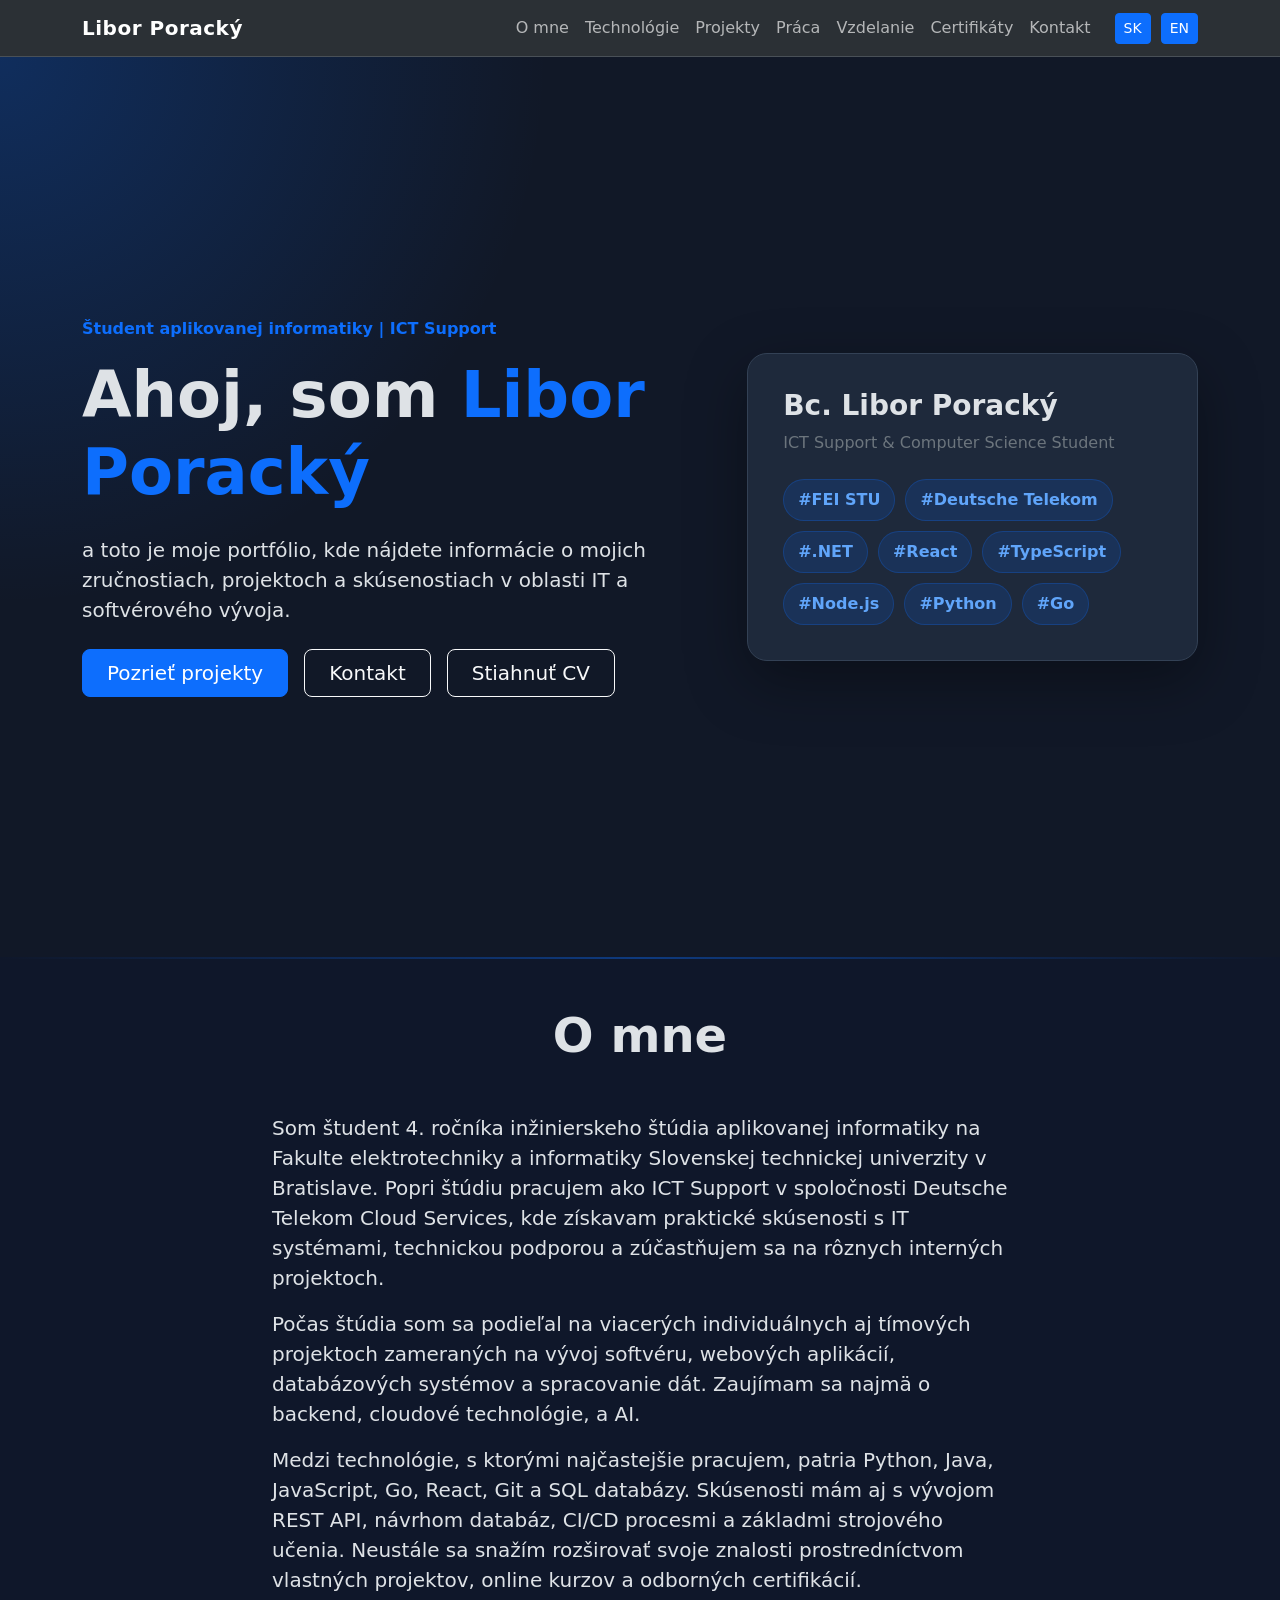
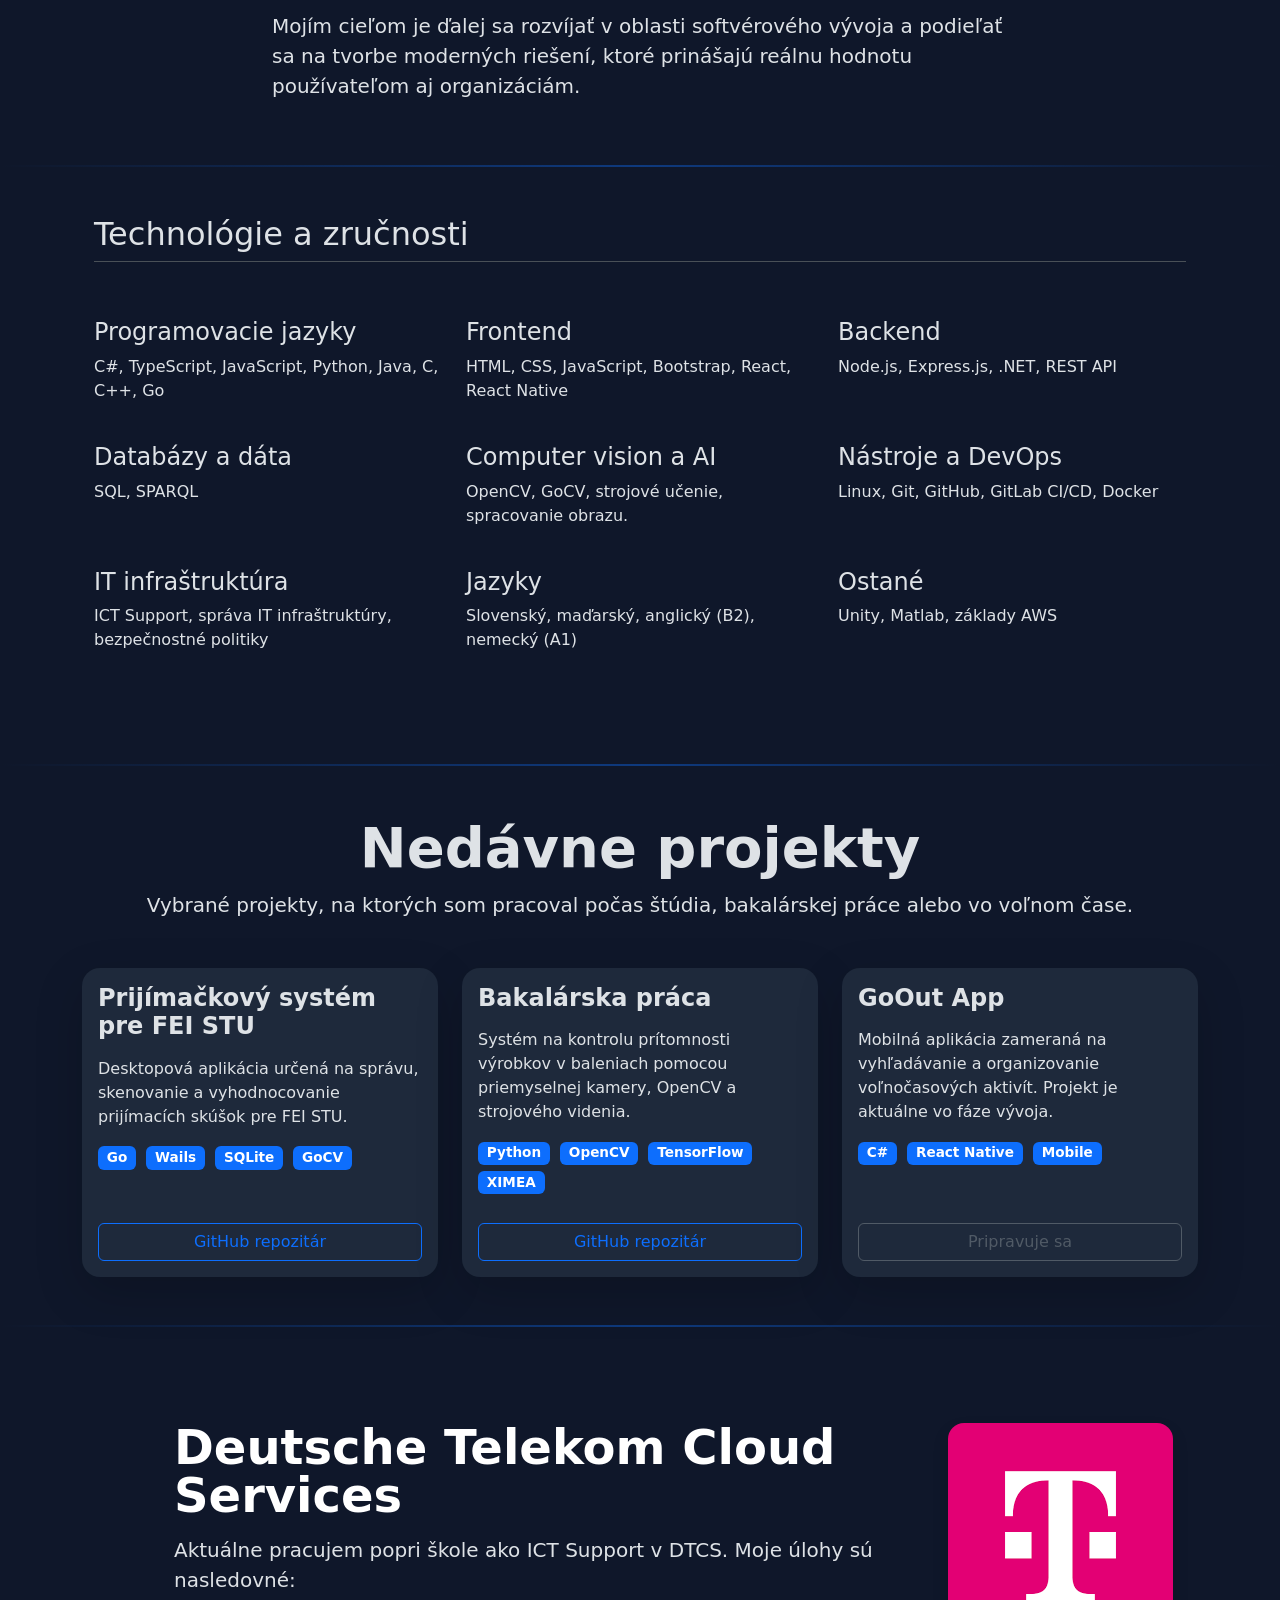
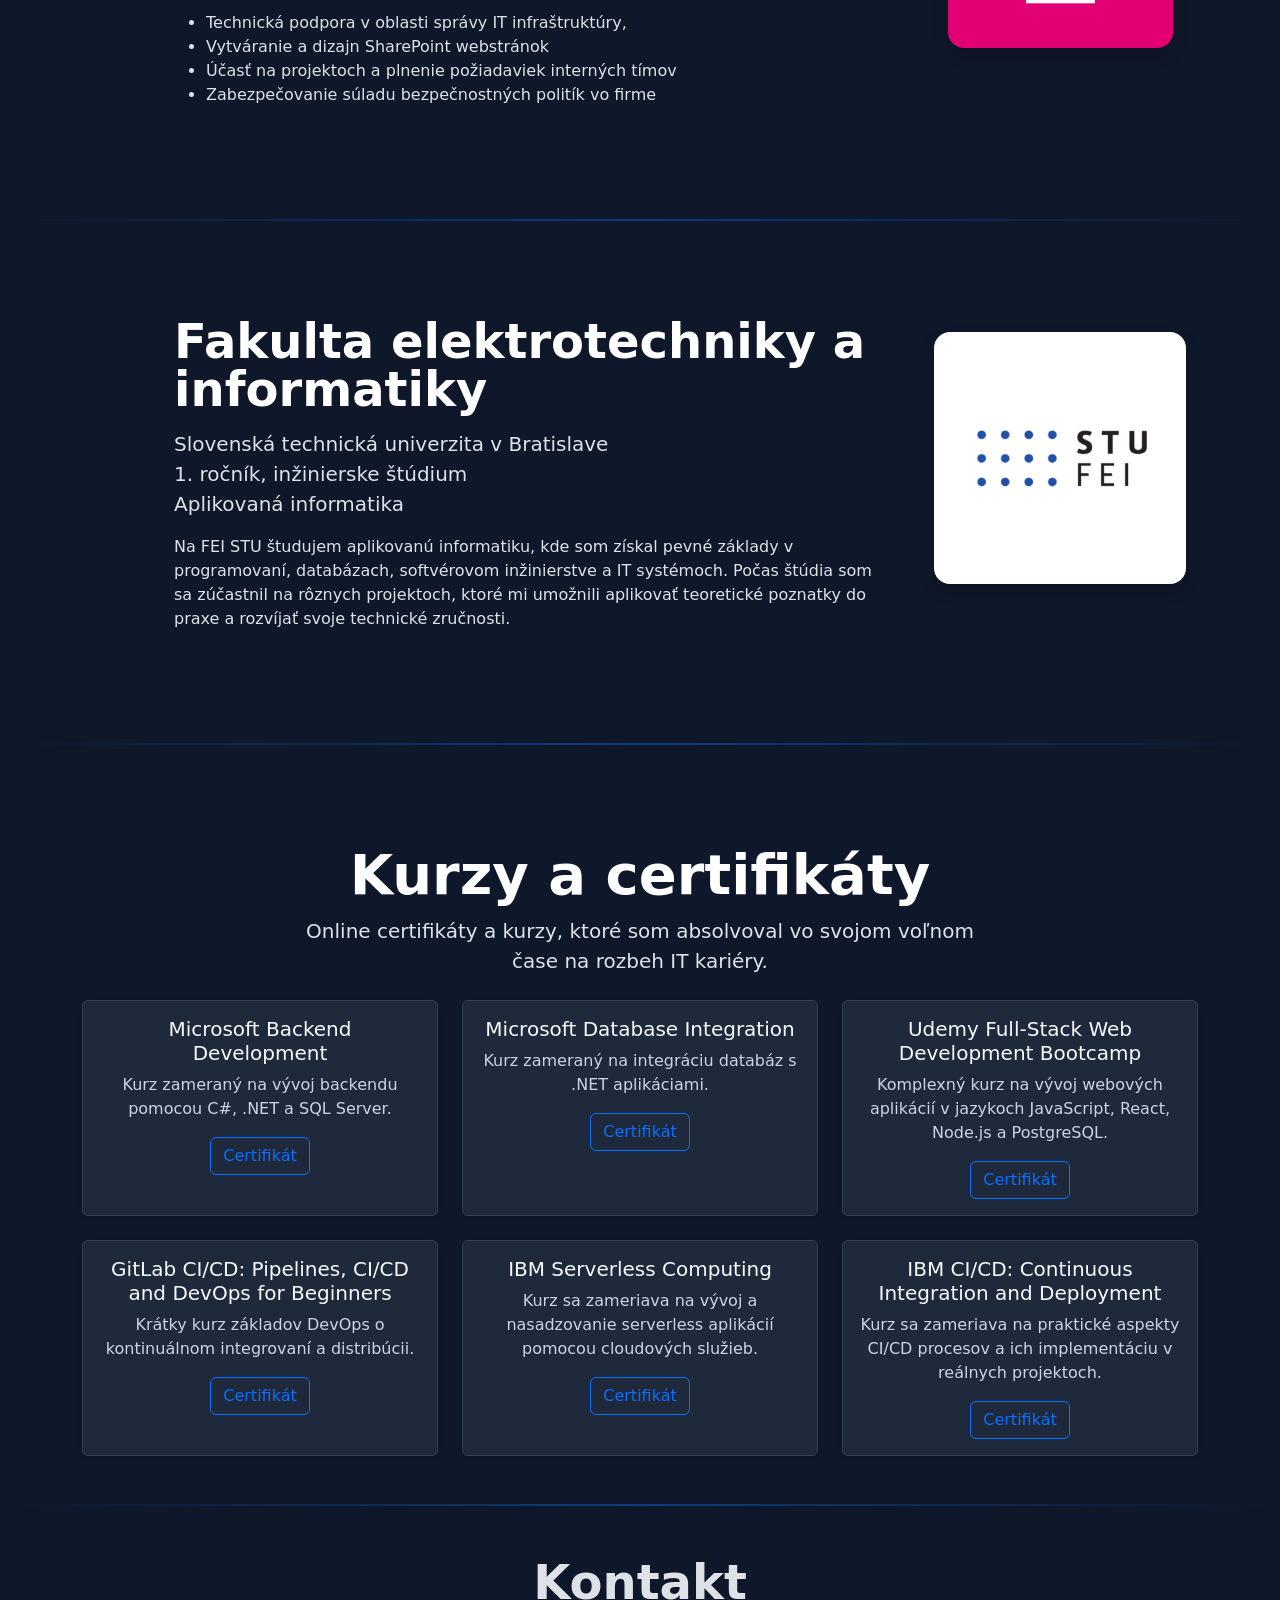
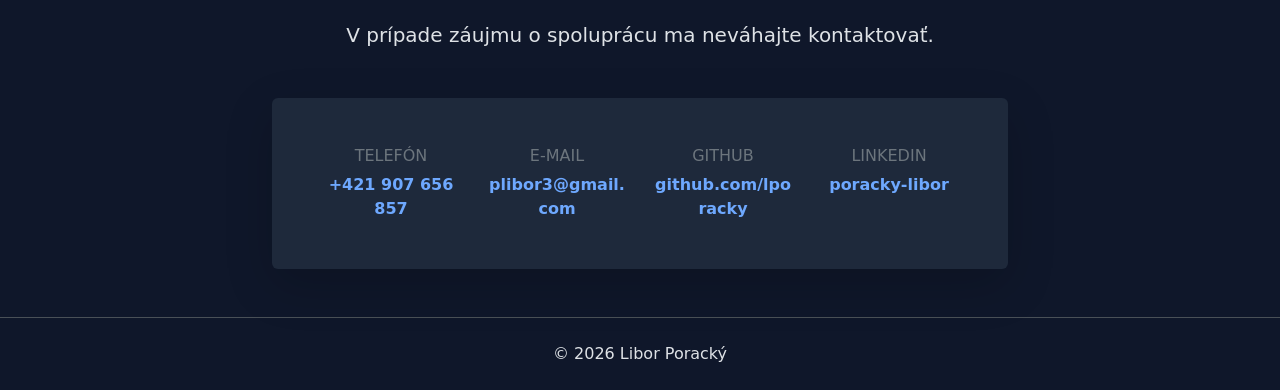
<file: index.html>
<!DOCTYPE html>
<html lang="sk" data-bs-theme="dark">
<head>
    <meta charset="UTF-8">
    <meta name="viewport" content="width=device-width, initial-scale=1.0">
    <title>Libor Poracký | Portfolio</title>

    <link href="https://cdn.jsdelivr.net/npm/bootstrap@5.3.3/dist/css/bootstrap.min.css" rel="stylesheet">
    <link rel="stylesheet" href="style.css">
</head>

<body>

<nav class="navbar navbar-expand-lg bg-body-tertiary border-bottom sticky-top">
    <div class="container">
        <a class="navbar-brand fw-bold" href="#">Libor Poracký</a>
        
        <button class="navbar-toggler" type="button" data-bs-toggle="collapse" data-bs-target="#navbar">
            <span class="navbar-toggler-icon"></span>
        </button>

        

        <div class="collapse navbar-collapse" id="navbar">
            <ul class="navbar-nav ms-auto">
                <li class="nav-item"><a class="nav-link" href="#omne">O mne</a></li>
                <li class="nav-item"><a class="nav-link" href="#skills">Technológie</a></li>
                <li class="nav-item"><a class="nav-link" href="#projekty">Projekty</a></li>
                <li class="nav-item"><a class="nav-link" href="#praca">Práca</a></li>
                <li class="nav-item"><a class="nav-link" href="#vzdelanie">Vzdelanie</a></li>
                <li class="nav-item"><a class="nav-link" href="#certifikaty">Certifikáty</a></li>
                <li class="nav-item"><a class="nav-link" href="#kontakt">Kontakt</a></li>
            </ul>
            <div class="language-switch ms-lg-3">
    <a href="index.html" class="btn btn-primary btn-sm">
        SK
    </a>

    <a href="en.html" class="btn btn-primary btn-sm">
        EN
    </a>
</div>
        </div>
    </div>
</nav>

<main>


    <!-- HERO -->
<section class="hero-section">
    <div class="container">
        <div class="row align-items-center min-vh-100 py-5">

            <div class="col-lg-7">
                <p class="text-primary fw-bold mb-3">Študent aplikovanej informatiky | ICT Support</p>

                <h1 class="display-3 fw-bold mb-4">
                    Ahoj, som <span class="text-primary">Libor Poracký</span>
                </h1>

                <p class="lead mb-4">
                    a toto je moje portfólio, kde nájdete informácie o mojich zručnostiach, projektoch a skúsenostiach v oblasti IT a softvérového vývoja.
                </p>

                <div class="d-flex flex-wrap gap-3">
                    <a href="#projekty" class="btn btn-primary btn-lg px-4">Pozrieť projekty</a>
                    <a href="#kontakt" class="btn btn-outline-light btn-lg px-4">Kontakt</a>
                    <a href="assets/Poracky_CV_SK.pdf" target="_blank" class="btn btn-outline-light btn-lg px-4">
                        Stiahnuť CV
                    </a>
                </div>
            </div>

            <div class="col-lg-5 mt-5 mt-lg-0">
                <div class="hero-card">
                    <h3 class="fw-bold">Bc. Libor Poracký</h3>
                    <p class="text-secondary mb-4">ICT Support & Computer Science Student</p>

                    <div class="hero-tags">
                        <span>#FEI STU</span>
                        <span>#Deutsche Telekom</span>
                        <span>#.NET</span>
                        <span>#React</span>
                        <span>#TypeScript</span>
                        <span>#Node.js</span>
                        <span>#Python</span>
                        <span>#Go</span>
                    </div>
                </div>
            </div>

        </div>
    </div>
</section>

    <div class="b-example-divider"></div>


    <!-- O MNE -->
<section id="omne" class="container py-5">

    <div class="row justify-content-center">
        <div class="col-lg-8">

            <div class="text-center mb-5">
                <h2 class="display-5 fw-bold">O mne</h2>
            </div>

            <p class="lead">
                Som študent 4. ročníka inžinierskeho štúdia aplikovanej informatiky
                na Fakulte elektrotechniky a informatiky Slovenskej technickej univerzity
                v Bratislave. Popri štúdiu pracujem ako ICT Support v spoločnosti
                Deutsche Telekom Cloud Services, kde získavam praktické skúsenosti
                s IT systémami, technickou podporou a zúčastňujem sa na rôznych interných projektoch.
            </p>

            <p class="lead">
                Počas štúdia som sa podieľal na viacerých individuálnych aj tímových
                projektoch zameraných na vývoj softvéru, webových aplikácií,
                databázových systémov a spracovanie dát. Zaujímam sa najmä o backend,
                cloudové technológie, a AI.
            </p>

            <p class="lead">
                Medzi technológie, s ktorými najčastejšie pracujem, patria Python,
                Java, JavaScript, Go, React, Git a SQL databázy. Skúsenosti mám
                aj s vývojom REST API, návrhom databáz, CI/CD procesmi a základmi
                strojového učenia. Neustále sa snažím rozširovať svoje znalosti
                prostredníctvom vlastných projektov, online kurzov a odborných certifikácií.
            </p>

            <p class="lead">
                Mojím cieľom je ďalej sa rozvíjať v oblasti softvérového vývoja
                a podieľať sa na tvorbe moderných riešení, ktoré prinášajú reálnu
                hodnotu používateľom aj organizáciám.
            </p>

        </div>
    </div>

</section>

    <div class="b-example-divider"></div>

        <!-- SKILLS -->
    <section id="skills" class="container px-4 py-5">
        <h2 class="pb-2 border-bottom">Technológie a zručnosti</h2>

        <div class="row g-4 py-5 row-cols-1 row-cols-md-2 row-cols-lg-3">

            <div class="col">
                <h3 class="fs-4">Programovacie jazyky</h3>
                <p>C#, TypeScript, JavaScript, Python, Java, C, C++, Go</p>
            </div>

            <div class="col">
                <h3 class="fs-4">Frontend</h3>
                <p>HTML, CSS, JavaScript, Bootstrap, React, React Native</p>
            </div>

            <div class="col">
                <h3 class="fs-4">Backend</h3>
                <p>Node.js, Express.js,  .NET, REST API</p>
            </div>

            <div class="col">
                <h3 class="fs-4">Databázy a dáta</h3>
                <p>SQL, SPARQL</p>
            </div>

            <div class="col">
                <h3 class="fs-4">Computer vision a AI</h3>
                <p>OpenCV, GoCV, strojové učenie, spracovanie obrazu.</p>
            </div>

            <div class="col">
                <h3 class="fs-4">Nástroje a DevOps</h3>
                <p>Linux, Git, GitHub, GitLab CI/CD, Docker</p>
            </div>

            <div class="col">
                <h3 class="fs-4">IT infraštruktúra</h3>
                <p>ICT Support, správa IT infraštruktúry, bezpečnostné politiky</p>
            </div>

            <div class="col">
                <h3 class="fs-4">Jazyky</h3>
                <p>Slovenský, maďarský, anglický (B2), nemecký (A1)</p>
            </div>

            <div class="col">
                <h3 class="fs-4">Ostané</h3>
                <p>Unity, Matlab, základy AWS</p>
            </div>

        </div>
    </section>

    <div class="b-example-divider"></div>

<!-- PROJEKTY -->
    <section id="projekty" class="container py-5">

    <div class="text-center mb-5">
        <h2 class="display-4 fw-bold">Nedávne projekty</h2>

        <p class="lead">
            Vybrané projekty, na ktorých som pracoval počas štúdia,
            bakalárskej práce alebo vo voľnom čase.
        </p>
    </div>

    <div class="row g-4">

        <!-- Projekt 1 -->
        <div class="col-lg-4">
            <div class="card h-100 border-0 shadow-lg">

                <div class="card-body d-flex flex-column">

                    <h4 class="fw-bold mb-3">
                        Prijímačkový systém pre FEI STU
                    </h4>

                    <p>
                        Desktopová aplikácia určená na správu,
                        skenovanie a vyhodnocovanie prijímacích
                        skúšok pre FEI STU.
                    </p>

                    <div class="mb-4">
                        <span class="badge bg-primary">Go</span>
                        <span class="badge bg-primary">Wails</span>
                        <span class="badge bg-primary">SQLite</span>
                        <span class="badge bg-primary">GoCV</span>
                    </div>

                    <div class="mt-auto">
                        <a href="https://github.com/lporacky/ScanEvalApp"
                           target="_blank"
                           class="btn btn-outline-primary w-100">
                            GitHub repozitár
                        </a>
                    </div>

                </div>
            </div>
        </div>

        <!-- Projekt 2 -->
        <div class="col-lg-4">
            <div class="card h-100 border-0 shadow-lg">

                <div class="card-body d-flex flex-column">

                    <h4 class="fw-bold mb-3">
                        Bakalárska práca
                    </h4>

                    <p>
                        Systém na kontrolu prítomnosti výrobkov
                        v baleniach pomocou priemyselnej kamery,
                        OpenCV a strojového videnia.
                    </p>

                    <div class="mb-4">
                        <span class="badge bg-primary">Python</span>
                        <span class="badge bg-primary">OpenCV</span>
                        <span class="badge bg-primary">TensorFlow</span>
                        <span class="badge bg-primary">XIMEA</span>
                    </div>

                    <div class="mt-auto">
                        <a href="https://github.com/lporacky/bp"
                           target="_blank"
                           class="btn btn-outline-primary w-100">
                            GitHub repozitár
                        </a>
                    </div>

                </div>
            </div>
        </div>

        <!-- Projekt 3 -->
        <div class="col-lg-4">
            <div class="card h-100 border-0 shadow-lg">

                <div class="card-body d-flex flex-column">

                    <h4 class="fw-bold mb-3">
                        GoOut App
                    </h4>

                    <p>
                        Mobilná aplikácia zameraná na vyhľadávanie
                        a organizovanie voľnočasových aktivít.
                        Projekt je aktuálne vo fáze vývoja.
                    </p>

                    <div class="mb-4">
                        <span class="badge bg-primary">C#</span>
                        <span class="badge bg-primary">React Native</span>
                        <span class="badge bg-primary">Mobile</span>
                    </div>

                    <div class="mt-auto">
                        <button class="btn btn-outline-secondary w-100" disabled>
                            Pripravuje sa
                        </button>
                    </div>

                </div>
            </div>
        </div>

    </div>

</section>

    <div class="b-example-divider"></div>

<!-- PRACA -->
    <section id="praca" class="container col-xxl-8 px-4 py-5">
        <div class="row flex-lg-row-reverse align-items-center g-5 py-5">
            <div class="profile-photo col-10 col-sm-8 col-lg-6">
                <img src="assets/dtcs.png" class="d-block mx-lg-auto img-fluid rounded-4 shadow"
                     alt="Profilová fotografia">
            </div>

            <div class="col-lg-8">
                <h2 class="display-5 fw-bold text-body-emphasis lh-1 mb-3">Deutsche Telekom Cloud Services</h2>

                <p class="lead">
                    Aktuálne pracujem popri škole ako ICT Support v DTCS. Moje úlohy sú nasledovné:
                </p>

                    <ul>
                        <li>Technická podpora v oblasti správy IT infraštruktúry,</li>
                        <li>Vytváranie a dizajn SharePoint webstránok</li>
                        <li>Účasť na projektoch a plnenie požiadaviek interných tímov</li>
                        <li>Zabezpečovanie súladu bezpečnostných politík vo firme</li>
                    </ul>


            </div>
        </div>
    </section>

    <div class="b-example-divider"></div>

    <section id="vzdelanie" class="container col-xxl-8 px-4 py-5">
        <div class="row flex-lg-row-reverse align-items-center g-5 py-5">
            <div class="profile-photo col-10 col-sm-8 col-lg-6">
                <a href="https://www.fei.stuba.sk/" target="_blank" rel="noopener noreferrer">
                    <img src="assets/fei-stu.png" class="d-block mx-lg-auto img-fluid rounded-4 shadow"
                         alt="Profilová fotografia">
                </a>
            </div>

            <div class="col-lg-8">
                <h2 class="display-5 fw-bold text-body-emphasis lh-1 mb-3">Fakulta elektrotechniky a informatiky</h2>

                <p class="lead">
                    Slovenská technická univerzita v Bratislave <br>
                    1. ročník, inžinierske štúdium <br>
                    Aplikovaná informatika
                </p>

                <p>
                    Na FEI STU študujem aplikovanú informatiku, kde som získal pevné základy v programovaní, databázach,
                    softvérovom inžinierstve a IT systémoch. Počas štúdia som sa zúčastnil na rôznych projektoch, 
                    ktoré mi umožnili aplikovať teoretické poznatky do praxe a rozvíjať svoje technické zručnosti. 
                </p>
            </div>
        </div>
    </section>

<div class="b-example-divider"></div>
<!-- CERTIFIKÁTY -->
    <section id="certifikaty" class="px-4 pt-5 my-5 text-center">
        <h2 class="display-4 fw-bold text-body-emphasis">Kurzy a certifikáty</h2>

        <div class="col-lg-7 mx-auto">
            <p class="lead mb-4">
                Online certifikáty a kurzy, ktoré som absolvoval vo svojom voľnom čase
                na rozbeh IT kariéry.
            </p>
        </div>

        <div class="container">
            <div class="row g-4 mb-5">
                <div class="col-md-4">
                    <div class="card h-100 shadow-sm">
                        <div class="card-body">
                            <h5 class="card-title">Microsoft Backend Development</h5>
                            <p class="card-text">
                                Kurz zameraný na vývoj backendu pomocou C#, .NET a SQL Server.
                            </p>
                            <a href="./assets/microsoft-backend-coursera.pdf" class="btn btn-outline-primary">Certifikát</a>
                        </div>
                    </div>
                </div>

                <div class="col-md-4">
                    <div class="card h-100 shadow-sm">
                        <div class="card-body">
                            <h5 class="card-title">Microsoft Database Integration</h5>
                            <p class="card-text">
                                Kurz zameraný na integráciu databáz s .NET aplikáciami.
                            </p>
                            <a href="./assets/microsoft-database-integration-coursera.pdf" class="btn btn-outline-primary">Certifikát</a>
                        </div>
                    </div>
                </div>

                <div class="col-md-4">
                    <div class="card h-100 shadow-sm">
                        <div class="card-body">
                            <h5 class="card-title">Udemy Full-Stack Web Development Bootcamp</h5>
                            <p class="card-text">
                                Komplexný kurz na vývoj webových aplikácií v jazykoch JavaScript, React, Node.js a PostgreSQL.
                            </p>
                            <a href="./assets/udemy-fullstack-bootcamp.pdf" class="btn btn-outline-primary">Certifikát</a>
                        </div>
                    </div>
                </div>

                <div class="col-md-4">
                    <div class="card h-100 shadow-sm">
                        <div class="card-body">
                            <h5 class="card-title">GitLab CI/CD: Pipelines, CI/CD and DevOps for Beginners</h5>
                            <p class="card-text">
                                Krátky kurz základov DevOps o kontinuálnom integrovaní a distribúcii.
                            </p>
                            <a href="./assets/udemy-devops-basics.pdf" class="btn btn-outline-primary">Certifikát</a>
                        </div>
                    </div>
                </div>

                <div class="col-md-4">
                    <div class="card h-100 shadow-sm">
                        <div class="card-body">
                            <h5 class="card-title">IBM Serverless Computing</h5>
                            <p class="card-text">
                                Kurz sa zameriava na vývoj a nasadzovanie serverless aplikácií pomocou cloudových služieb.
                            </p>
                            <a href="./assets/ibm-serverless-coursera.pdf" class="btn btn-outline-primary">Certifikát</a>
                        </div>
                    </div>
                </div>

                <div class="col-md-4">
                    <div class="card h-100 shadow-sm">
                        <div class="card-body">
                            <h5 class="card-title">IBM CI/CD: Continuous Integration and Deployment</h5>
                            <p class="card-text">
                                Kurz sa zameriava na praktické aspekty CI/CD procesov a ich implementáciu v reálnych projektoch.
                            </p>
                            <a href="./assets/ibm-cicd-coursera.pdf" class="btn btn-outline-primary">Certifikát</a>
                        </div>
                    </div>
                </div>
            </div>
        </div>
    </section>

    <div class="b-example-divider"></div>
    

<!-- KONTAKT -->
<section id="kontakt" class="contact-section py-5">
    <div class="container">

        <div class="text-center mb-5">
            <h2 class="display-5 fw-bold">Kontakt</h2>
            <p class="lead">
                V prípade záujmu o spoluprácu ma neváhajte kontaktovať.
            </p>
        </div>

        <div class="row justify-content-center">
            <div class="col-lg-8">

                <div class="card border-0 shadow-lg">
                    <div class="card-body p-5">

                        <div class="row text-center">

                            <div class="col-md-3">
                                <h6 class="text-uppercase text-secondary mb-2">
                                    Telefón
                                </h6>

                                <a href="tel:+421907656857"
                                   class="text-decoration-none fw-semibold">
                                    +421 907 656 857
                                </a>
                            </div>

                            <div class="col-md-3">
                                <h6 class="text-uppercase text-secondary mb-2">
                                    E-mail
                                </h6>

                                <a href="mailto:plibor3@gmail.com"
                                   class="text-decoration-none fw-semibold">
                                    plibor3@gmail.com
                                </a>
                            </div>

                            <div class="col-md-3">
                                <h6 class="text-uppercase text-secondary mb-2">
                                    GitHub
                                </h6>

                                <a href="https://github.com/lporacky"
                                   target="_blank"
                                   class="text-decoration-none fw-semibold">
                                    github.com/lporacky
                                </a>
                            </div>

                            <div class="col-md-3">
                                <h6 class="text-uppercase text-secondary mb-2">
                                    LinkedIn
                                </h6>

                                <a href="https://www.linkedin.com/in/poracky-libor"
                                   target="_blank"
                                   class="text-decoration-none fw-semibold">
                                    poracky-libor
                                </a>
                            </div>

                        </div>

                    </div>
                </div>

            </div>
        </div>

    </div>
</section>

</main>

<footer class="text-center py-4 border-top">
    <p class="mb-0">&copy; 2026 Libor Poracký</p>
</footer>

<script src="https://cdn.jsdelivr.net/npm/bootstrap@5.3.3/dist/js/bootstrap.bundle.min.js"></script>

</body>
</html>
</file>
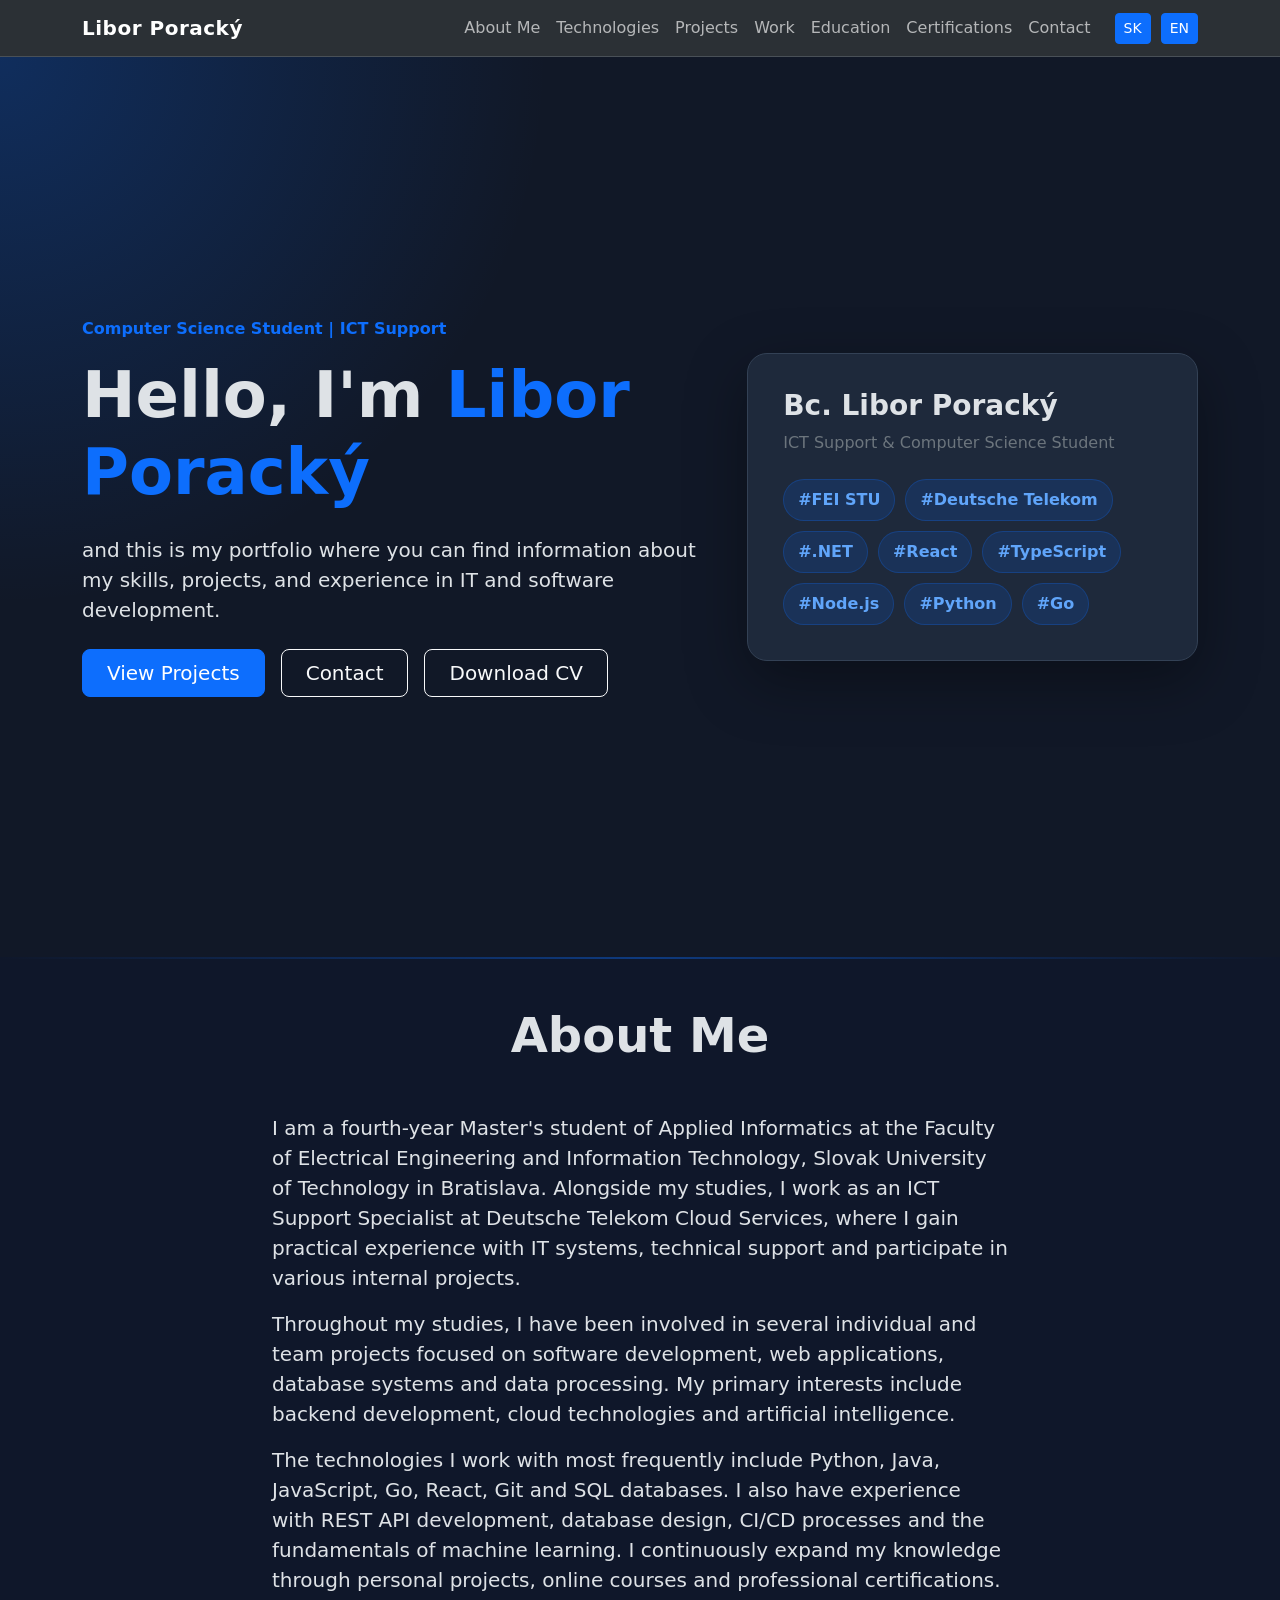
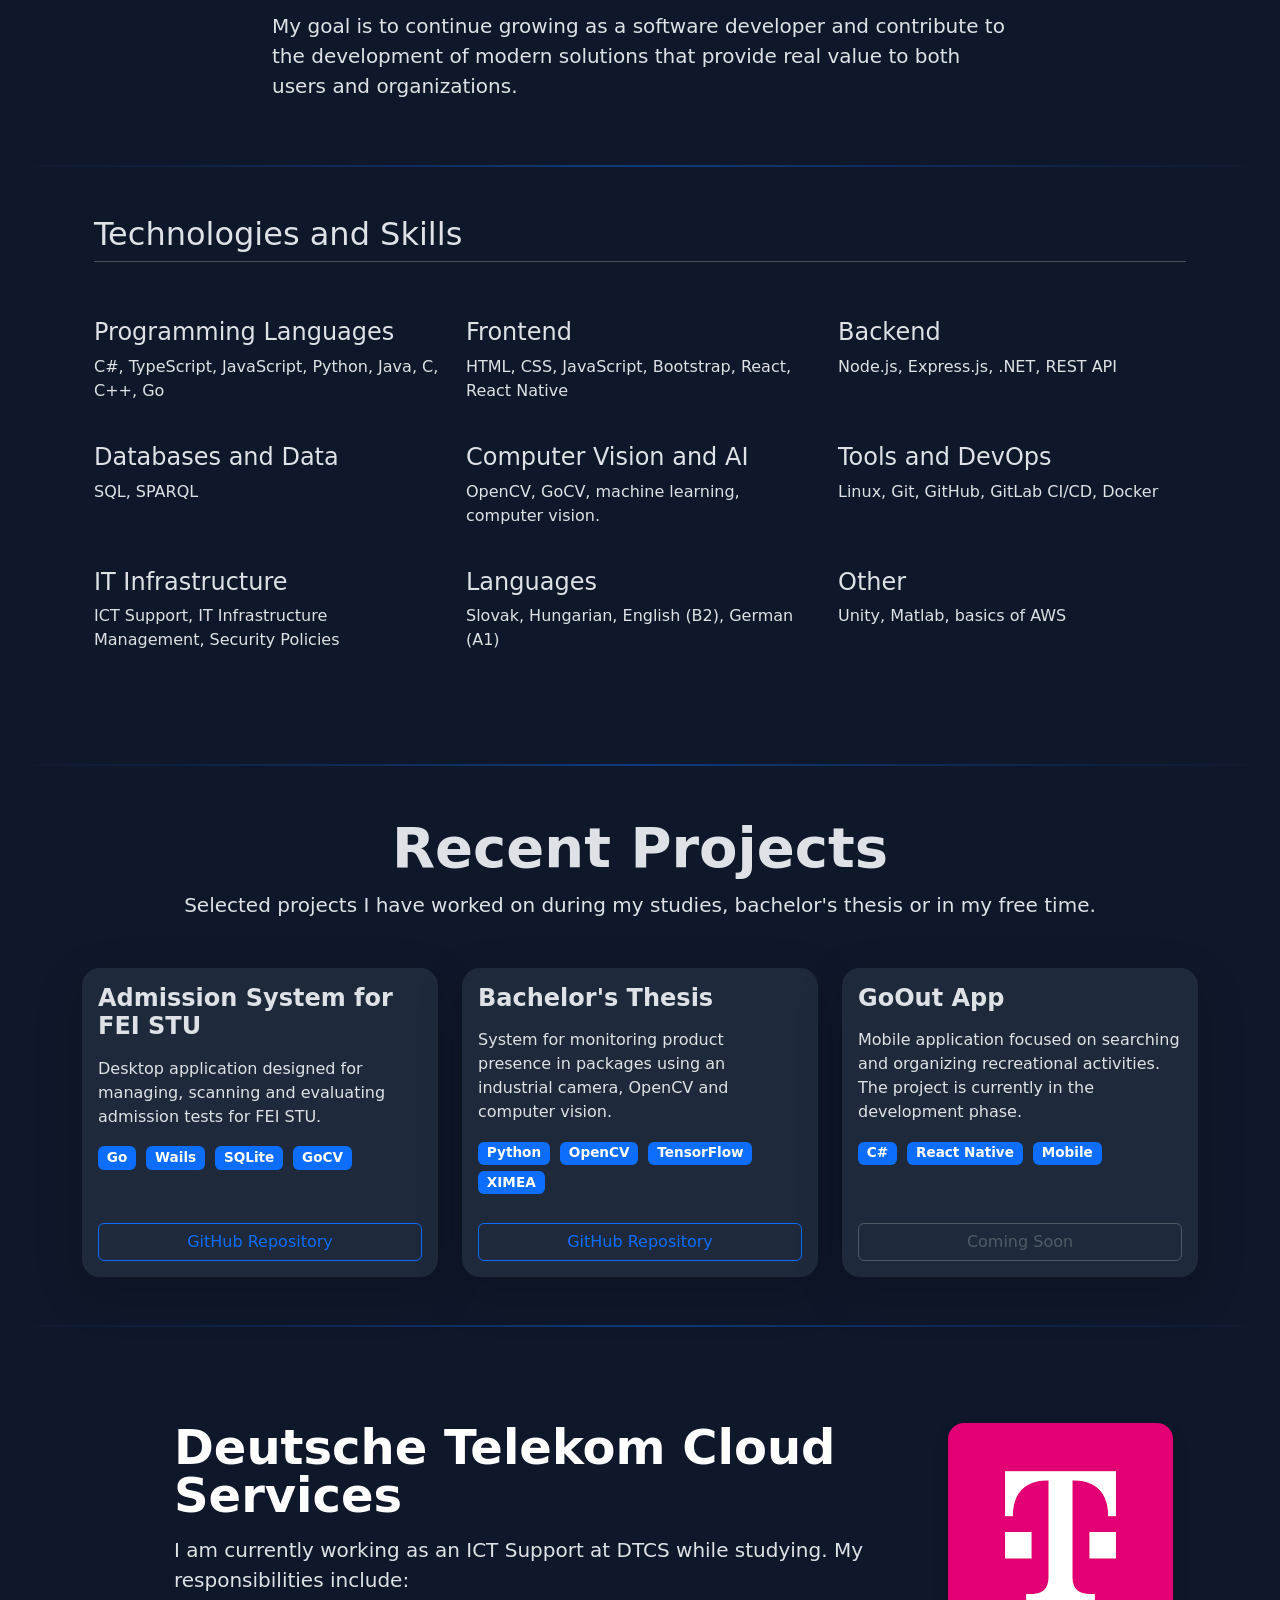
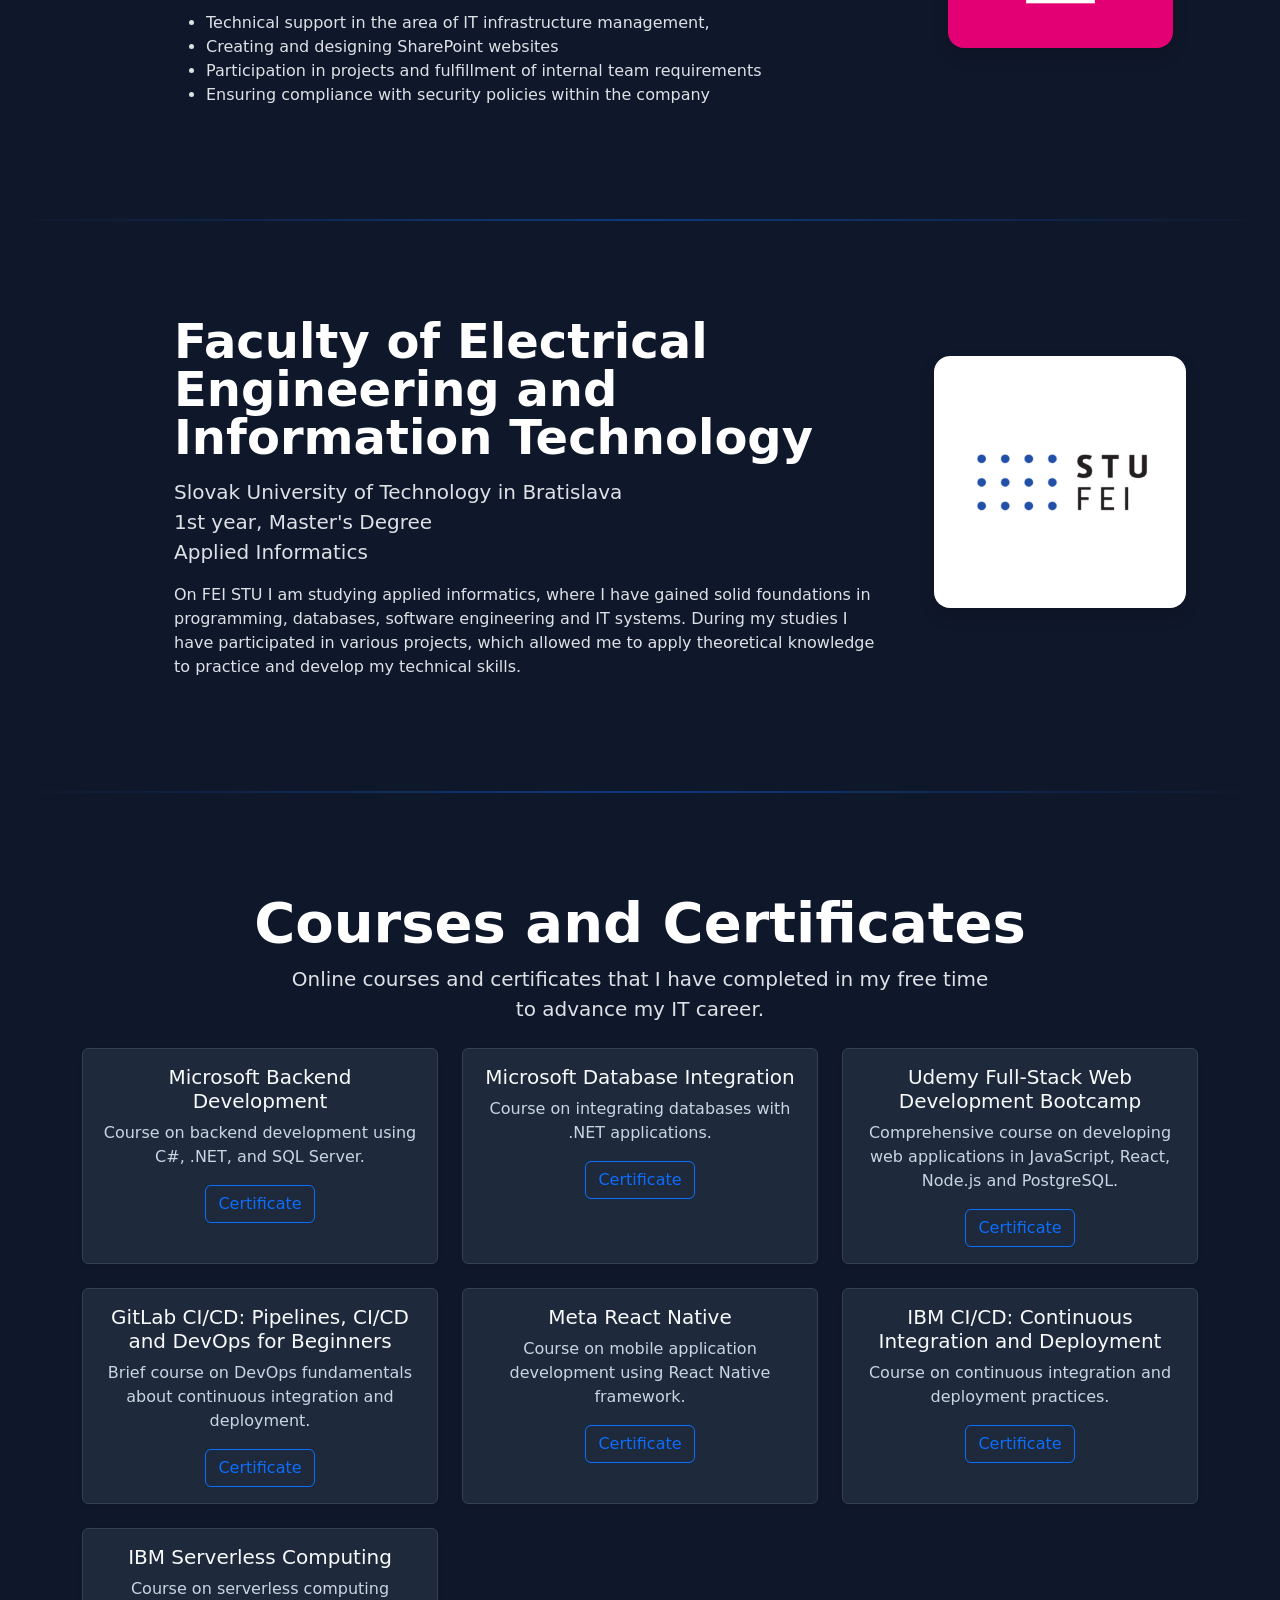
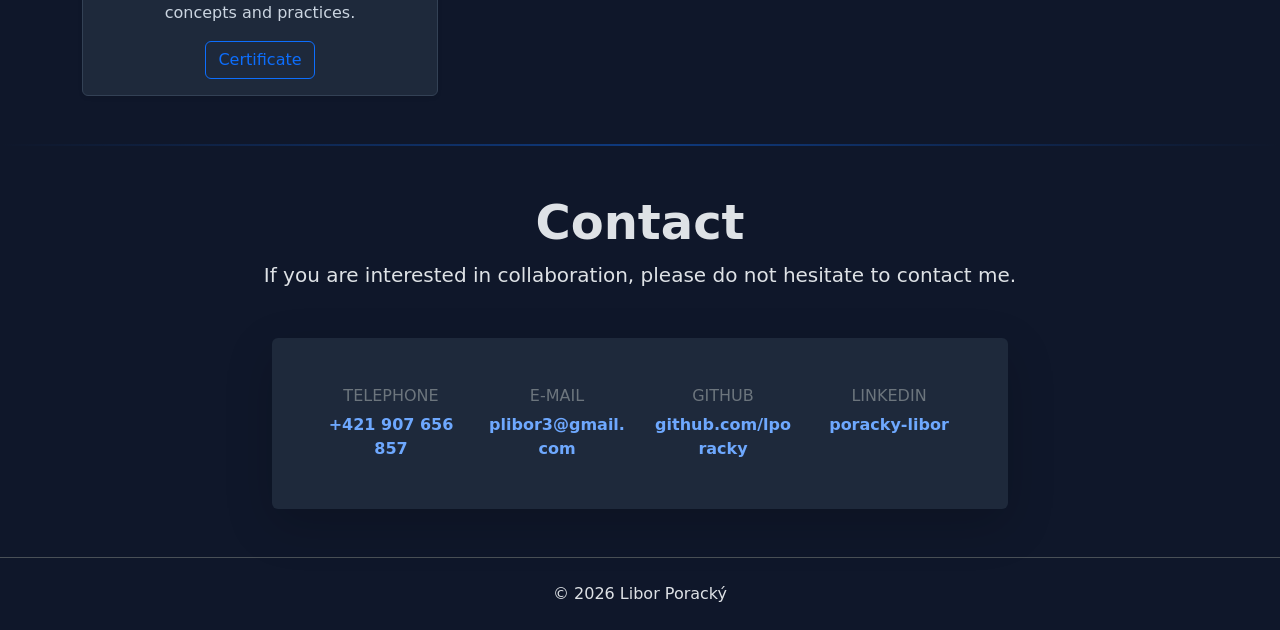
<file: en.html>
<!DOCTYPE html>
<html lang="en" data-bs-theme="dark">
<head>
    <meta charset="UTF-8">
    <meta name="viewport" content="width=device-width, initial-scale=1.0">
    <title>Libor Poracký | Portfolio</title>

    <link href="https://cdn.jsdelivr.net/npm/bootstrap@5.3.3/dist/css/bootstrap.min.css" rel="stylesheet">
    <link rel="stylesheet" href="style.css">
</head>

<body>

<nav class="navbar navbar-expand-lg bg-body-tertiary border-bottom sticky-top">
    <div class="container">
        <a class="navbar-brand fw-bold" href="#">Libor Poracký</a>
        
        <button class="navbar-toggler" type="button" data-bs-toggle="collapse" data-bs-target="#navbar">
            <span class="navbar-toggler-icon"></span>
        </button>

        

        <div class="collapse navbar-collapse" id="navbar">
            <ul class="navbar-nav ms-auto">
                <li class="nav-item"><a class="nav-link" href="#about">About Me</a></li>
                <li class="nav-item"><a class="nav-link" href="#skills">Technologies</a></li>
                <li class="nav-item"><a class="nav-link" href="#projekty">Projects</a></li>
                <li class="nav-item"><a class="nav-link" href="#praca">Work</a></li>
                <li class="nav-item"><a class="nav-link" href="#vzdelanie">Education</a></li>
                <li class="nav-item"><a class="nav-link" href="#certifikaty">Certifications</a></li>
                <li class="nav-item"><a class="nav-link" href="#kontakt">Contact</a></li>
            </ul>
            <div class="language-switch ms-lg-3">
    <a href="index.html" class="btn btn-primary btn-sm">
        SK
    </a>

    <a href="en.html" class="btn btn-primary btn-sm">
        EN
    </a>
</div>
        </div>
    </div>
</nav>

<main>

    <!-- HERO -->
<section class="hero-section">
    <div class="container">
        <div class="row align-items-center min-vh-100 py-5">

            <div class="col-lg-7">
                <p class="text-primary fw-bold mb-3">Computer Science Student | ICT Support</p>

                <h1 class="display-3 fw-bold mb-4">
                    Hello, I'm <span class="text-primary">Libor Poracký</span>
                </h1>

                <p class="lead mb-4">
                    and this is my portfolio where you can find information about my skills, projects, and experience in IT and software development.
                </p>

                <div class="d-flex flex-wrap gap-3">
                    <a href="#projekty" class="btn btn-primary btn-lg px-4">View Projects</a>
                    <a href="#kontakt" class="btn btn-outline-light btn-lg px-4">Contact</a>
                    <a href="assets/Poracky_CV_SK.pdf" target="_blank" class="btn btn-outline-light btn-lg px-4">
                        Download CV
                    </a>
                </div>
            </div>

            <div class="col-lg-5 mt-5 mt-lg-0">
                <div class="hero-card">
                    <h3 class="fw-bold">Bc. Libor Poracký</h3>
                    <p class="text-secondary mb-4">ICT Support & Computer Science Student</p>

                    <div class="hero-tags">
                        <span>#FEI STU</span>
                        <span>#Deutsche Telekom</span>
                        <span>#.NET</span>
                        <span>#React</span>
                        <span>#TypeScript</span>
                        <span>#Node.js</span>
                        <span>#Python</span>
                        <span>#Go</span>
                    </div>
                </div>
            </div>

        </div>
    </div>
</section>

    <div class="b-example-divider"></div>


    <!-- O MNE -->
<section id="about" class="container py-5">

    <div class="row justify-content-center">
        <div class="col-lg-8">

            <div class="text-center mb-5">
                <h2 class="display-5 fw-bold">About Me</h2>
            </div>

            <p class="lead">
                I am a fourth-year Master's student of Applied Informatics
                at the Faculty of Electrical Engineering and Information Technology,
                Slovak University of Technology in Bratislava. Alongside my studies,
                I work as an ICT Support Specialist at Deutsche Telekom Cloud Services,
                where I gain practical experience with IT systems, technical support
                and participate in various internal projects.
            </p>

            <p class="lead">
                Throughout my studies, I have been involved in several individual
                and team projects focused on software development, web applications,
                database systems and data processing. My primary interests include
                backend development, cloud technologies and artificial intelligence.
            </p>

            <p class="lead">
                The technologies I work with most frequently include Python,
                Java, JavaScript, Go, React, Git and SQL databases.
                I also have experience with REST API development,
                database design, CI/CD processes and the fundamentals
                of machine learning. I continuously expand my knowledge through
                personal projects, online courses and professional certifications.
            </p>

            <p class="lead">
                My goal is to continue growing as a software developer and contribute
                to the development of modern solutions that provide real value
                to both users and organizations.
            </p>

        </div>
    </div>

</section>

    <div class="b-example-divider"></div>

        <!-- SKILLS -->
    <section id="skills" class="container px-4 py-5">
        <h2 class="pb-2 border-bottom">Technologies and Skills</h2>

        <div class="row g-4 py-5 row-cols-1 row-cols-md-2 row-cols-lg-3">

            <div class="col">
                <h3 class="fs-4">Programming Languages</h3>
                <p>C#, TypeScript, JavaScript, Python, Java, C, C++, Go</p>
            </div>

            <div class="col">
                <h3 class="fs-4">Frontend</h3>
                <p>HTML, CSS, JavaScript, Bootstrap, React, React Native</p>
            </div>

            <div class="col">
                <h3 class="fs-4">Backend</h3>
                <p>Node.js, Express.js,  .NET, REST API</p>
            </div>

            <div class="col">
                <h3 class="fs-4">Databases and Data</h3>
                <p>SQL, SPARQL</p>
            </div>

            <div class="col">
                <h3 class="fs-4">Computer Vision and AI</h3>
                <p>OpenCV, GoCV, machine learning, computer vision.</p>
            </div>

            <div class="col">
                <h3 class="fs-4">Tools and DevOps</h3>
                <p>Linux, Git, GitHub, GitLab CI/CD, Docker</p>
            </div>

            <div class="col">
                <h3 class="fs-4">IT Infrastructure</h3>
                <p>ICT Support, IT Infrastructure Management, Security Policies</p>
            </div>

            <div class="col">
                <h3 class="fs-4">Languages</h3>
                <p>Slovak, Hungarian, English (B2), German (A1)</p>
            </div>

            <div class="col">
                <h3 class="fs-4">Other</h3>
                <p>Unity, Matlab, basics of AWS</p>
            </div>

        </div>
    </section>

    <div class="b-example-divider"></div>

<!-- PROJEKTY -->
    <section id="projekty" class="container py-5">

    <div class="text-center mb-5">
        <h2 class="display-4 fw-bold">Recent Projects</h2>

        <p class="lead">
            Selected projects I have worked on during my studies,
            bachelor's thesis or in my free time.
        </p>
    </div>

    <div class="row g-4">

        <!-- Projekt 1 -->
        <div class="col-lg-4">
            <div class="card h-100 border-0 shadow-lg">

                <div class="card-body d-flex flex-column">

                    <h4 class="fw-bold mb-3">
                        Admission System for FEI STU
                    </h4>

                    <p>
                        Desktop application designed for managing,
                        scanning and evaluating admission
                        tests for FEI STU.
                    </p>

                    <div class="mb-4">
                        <span class="badge bg-primary">Go</span>
                        <span class="badge bg-primary">Wails</span>
                        <span class="badge bg-primary">SQLite</span>
                        <span class="badge bg-primary">GoCV</span>
                    </div>

                    <div class="mt-auto">
                        <a href="https://github.com/lporacky/ScanEvalApp"
                           target="_blank"
                           class="btn btn-outline-primary w-100">
                            GitHub Repository
                        </a>
                    </div>

                </div>
            </div>
        </div>

        <!-- Projekt 2 -->
        <div class="col-lg-4">
            <div class="card h-100 border-0 shadow-lg">

                <div class="card-body d-flex flex-column">

                    <h4 class="fw-bold mb-3">
                        Bachelor's Thesis
                    </h4>

                    <p>
                        System for monitoring product presence
                        in packages using an industrial camera,
                        OpenCV and computer vision.
                    </p>

                    <div class="mb-4">
                        <span class="badge bg-primary">Python</span>
                        <span class="badge bg-primary">OpenCV</span>
                        <span class="badge bg-primary">TensorFlow</span>
                        <span class="badge bg-primary">XIMEA</span>
                    </div>

                    <div class="mt-auto">
                        <a href="https://github.com/lporacky/bp"
                           target="_blank"
                           class="btn btn-outline-primary w-100">
                            GitHub Repository
                        </a>
                    </div>

                </div>
            </div>
        </div>

        <!-- Projekt 3 -->
        <div class="col-lg-4">
            <div class="card h-100 border-0 shadow-lg">

                <div class="card-body d-flex flex-column">

                    <h4 class="fw-bold mb-3">
                        GoOut App
                    </h4>

                    <p>
                        Mobile application focused on searching
                        and organizing recreational activities.
                        The project is currently in the development phase.
                    </p>

                    <div class="mb-4">
                        <span class="badge bg-primary">C#</span>
                        <span class="badge bg-primary">React Native</span>
                        <span class="badge bg-primary">Mobile</span>
                    </div>

                    <div class="mt-auto">
                        <button class="btn btn-outline-secondary w-100" disabled>
                            Coming Soon
                        </button>
                    </div>

                </div>
            </div>
        </div>

    </div>

</section>

    <div class="b-example-divider"></div>

<!-- PRACA -->
    <section id="praca" class="container col-xxl-8 px-4 py-5">
        <div class="row flex-lg-row-reverse align-items-center g-5 py-5">
            <div class="profile-photo col-10 col-sm-8 col-lg-6">
                <img src="assets/dtcs.png" class="d-block mx-lg-auto img-fluid rounded-4 shadow"
                     alt="Profilová fotografia">
            </div>

            <div class="col-lg-8">
                <h2 class="display-5 fw-bold text-body-emphasis lh-1 mb-3">Deutsche Telekom Cloud Services</h2>

                <p class="lead">
                    I am currently working as an ICT Support at DTCS while studying. My responsibilities include:
                </p>
                    <ul>
                        <li>Technical support in the area of IT infrastructure management,</li>
                        <li>Creating and designing SharePoint websites</li>
                        <li>Participation in projects and fulfillment of internal team requirements</li>
                        <li>Ensuring compliance with security policies within the company</li>
                    </ul>



            </div>
        </div>
    </section>

    <div class="b-example-divider"></div>

    <section id="vzdelanie" class="container col-xxl-8 px-4 py-5">
        <div class="row flex-lg-row-reverse align-items-center g-5 py-5">
            <div class="profile-photo col-10 col-sm-8 col-lg-6">
                <a href="https://www.fei.stuba.sk/" target="_blank" rel="noopener noreferrer">
                    <img src="assets/fei-stu.png" class="d-block mx-lg-auto img-fluid rounded-4 shadow"
                         alt="Profilová fotografia">
                </a>
            </div>

            <div class="col-lg-8">
                <h2 class="display-5 fw-bold text-body-emphasis lh-1 mb-3">Faculty of Electrical Engineering and Information Technology</h2>

                <p class="lead">
                    Slovak University of Technology in Bratislava <br>
                    1st year, Master's Degree <br>
                    Applied Informatics
                </p>

                <p>
                    On FEI STU I am studying applied informatics, where I have gained solid foundations in programming, databases,
                    software engineering and IT systems. During my studies I have participated in various projects, 
                    which allowed me to apply theoretical knowledge to practice and develop my technical skills. 
                </p>
            </div>
        </div>
    </section>

<div class="b-example-divider"></div>
<!-- CERTIFIKÁTY -->
    <section id="certifikaty" class="px-4 pt-5 my-5 text-center">
        <h2 class="display-4 fw-bold text-body-emphasis">Courses and Certificates</h2>

        <div class="col-lg-7 mx-auto">
            <p class="lead mb-4">
                Online courses and certificates that I have completed in my free time
                to advance my IT career.
            </p>
        </div>

        <div class="container">
            <div class="row g-4 mb-5">

                <div class="col-md-4">
                    <div class="card h-100 shadow-sm">
                        <div class="card-body">
                            <h5 class="card-title">Microsoft Backend Development</h5>
                            <p class="card-text">
                                Course on backend development using C#, .NET, and SQL Server.
                            </p>
                            <a href="./assets/microsoft-backend-coursera.pdf" class="btn btn-outline-primary">Certificate</a>
                        </div>
                    </div>
                </div>

                <div class="col-md-4">
                    <div class="card h-100 shadow-sm">
                        <div class="card-body">
                            <h5 class="card-title">Microsoft Database Integration</h5>
                            <p class="card-text">
                                Course on integrating databases with .NET applications.
                            </p>
                            <a href="./assets/microsoft-database-integration-coursera.pdf" class="btn btn-outline-primary">Certificate</a>
                        </div>
                    </div>
                </div>

                <div class="col-md-4">
                    <div class="card h-100 shadow-sm">
                        <div class="card-body">
                            <h5 class="card-title">Udemy Full-Stack Web Development Bootcamp</h5>
                            <p class="card-text">
                                Comprehensive course on developing web applications in JavaScript, React, Node.js and PostgreSQL.
                            </p>
                            <a href="./assets/udemy-fullstack-bootcamp.pdf" class="btn btn-outline-primary">Certificate</a>
                        </div>
                    </div>
                </div>

                <div class="col-md-4">
                    <div class="card h-100 shadow-sm">
                        <div class="card-body">
                            <h5 class="card-title">GitLab CI/CD: Pipelines, CI/CD and DevOps for Beginners</h5>
                            <p class="card-text">
                                Brief course on DevOps fundamentals about continuous integration and deployment.
                            </p>
                            <a href="./assets/udemy-devops-basics.pdf" class="btn btn-outline-primary">Certificate</a>
                        </div>
                    </div>
                </div>
                
                <div class="col-md-4">
                    <div class="card h-100 shadow-sm">
                        <div class="card-body">
                            <h5 class="card-title">Meta React Native</h5>
                            <p class="card-text">
                                Course on mobile application development using React Native framework.
                            </p>
                            <a href="./assets/meta-react-native-coursera.pdf" class="btn btn-outline-primary">Certificate</a>
                        </div>
                    </div>
                </div>

                <div class="col-md-4">
                    <div class="card h-100 shadow-sm">
                        <div class="card-body">
                            <h5 class="card-title">IBM CI/CD: Continuous Integration and Deployment</h5>
                            <p class="card-text">
                                Course on continuous integration and deployment practices.
                            </p>
                            <a href="./assets/ibm-cicd-coursera.pdf" class="btn btn-outline-primary">Certificate</a>
                        </div>
                    </div>
                </div>

                <div class="col-md-4">
                    <div class="card h-100 shadow-sm">
                        <div class="card-body">
                            <h5 class="card-title">IBM Serverless Computing</h5>
                            <p class="card-text">
                                Course on serverless computing concepts and practices.
                            </p>
                            <a href="./assets/ibm-serverless-coursera.pdf" class="btn btn-outline-primary">Certificate</a>
                        </div>
                    </div>
                </div>
            </div>
        </div>
    </section>

    <div class="b-example-divider"></div>
    

    <!-- KONTAKT -->
<section id="kontakt" class="contact-section py-5">
    <div class="container">

        <div class="text-center mb-5">
            <h2 class="display-5 fw-bold">Contact</h2>
            <p class="lead">
                If you are interested in collaboration, please do not hesitate to contact me.
            </p>
        </div>

        <div class="row justify-content-center">
            <div class="col-lg-8">

                <div class="card border-0 shadow-lg">
                    <div class="card-body p-5">

                        <div class="row text-center">

                            <div class="col-md-3">
                                <h6 class="text-uppercase text-secondary mb-2">
                                    Telephone
                                </h6>

                                <a href="tel:+421907656857"
                                   class="text-decoration-none fw-semibold">
                                    +421 907 656 857
                                </a>
                            </div>

                            <div class="col-md-3">
                                <h6 class="text-uppercase text-secondary mb-2">
                                    E-mail
                                </h6>

                                <a href="mailto:plibor3@gmail.com"
                                   class="text-decoration-none fw-semibold">
                                    plibor3@gmail.com
                                </a>
                            </div>

                            <div class="col-md-3">
                                <h6 class="text-uppercase text-secondary mb-2">
                                    GitHub
                                </h6>

                                <a href="https://github.com/lporacky"
                                   target="_blank"
                                   class="text-decoration-none fw-semibold">
                                    github.com/lporacky
                                </a>
                            </div>

                            <div class="col-md-3">
                                <h6 class="text-uppercase text-secondary mb-2">
                                    LinkedIn
                                </h6>

                                <a href="https://www.linkedin.com/in/poracky-libor"
                                   target="_blank"
                                   class="text-decoration-none fw-semibold">
                                    poracky-libor
                                </a>
                            </div>

                        </div>

                    </div>
                </div>

            </div>
        </div>

    </div>
</section>

</main>

<footer class="text-center py-4 border-top">
    <p class="mb-0">&copy; 2026 Libor Poracký</p>
</footer>

<script src="https://cdn.jsdelivr.net/npm/bootstrap@5.3.3/dist/js/bootstrap.bundle.min.js"></script>

</body>
</html>
</file>
<file: style.css>
html {
    scroll-behavior: smooth;
}

body {
    background-color: #0f172a;
}

.b-example-divider {
    width: 100%;
    height: 2px;
    background: linear-gradient(
        90deg,
        transparent,
        rgba(13,110,253,.4),
        transparent
    );
    border: none;
}


.profile-photo {
  width: 300px;
  height: 300px;
  object-fit: cover;
}

.navbar-brand {
    letter-spacing: 0.5px;
}

.card {
    transition: 0.2s ease-in-out;
    background: #1e293b;
    border: 1px solid #334155;
}

.card-title {
    color: #f8fafc;
}

.card-text {
    color: #cbd5e1;
}

.card:hover {
    transform: translateY(-5px);
}

.stu-box {
    min-height: 320px;
    background: linear-gradient(135deg, #0d6efd, #6610f2);
    color: white;
    font-size: 5rem;
    font-weight: 800;
    display: flex;
    align-items: center;
    justify-content: center;
    border-top-left-radius: 1rem;
}

section {
    scroll-margin-top: 80px;
}

#projekty .card {
    transition: all 0.25s ease;
    border-radius: 18px;
}

#projekty .card:hover {
    transform: translateY(-8px);
}

#projekty .badge {
    margin-right: 5px;
    margin-bottom: 5px;
    font-size: 0.85rem;
}

.hero-section {
    background:
        radial-gradient(circle at top left,
        rgba(13, 110, 253, 0.25),
        transparent 35%),
        #111827;
}

.hero-card {
    width: 100%;
    max-width: 520px;

    /* pomer strán vizitky */
    aspect-ratio: 1.75 / 1;

    padding: 2.2rem;
    border-radius: 20px;

    background: #1e293b;
    border: 1px solid #334155;

    box-shadow: 0 20px 60px rgba(0, 0, 0, .35);

    display: flex;
    flex-direction: column;
    justify-content: center;

    margin-left: auto;
    margin-right: auto;
}

.hero-tags {
    display: flex;
    flex-wrap: wrap;
    gap: 10px;
}

.hero-tags span {
    padding: 8px 14px;
    border-radius: 999px;
    font-weight: 600;
    background: rgba(13,110,253,.15);
    color: #60a5fa;
    border: 1px solid rgba(13,110,253,.25);
}

.info-box {
    height: 100%;
    padding: 2rem;
    border-radius: 18px;
    background: #1e293b;
    border: 1px solid #334155;
}

.contact-card {
    display: block;
    height: 100%;
    padding: 2rem 1.5rem;
    text-align: center;
    text-decoration: none;
    color: inherit;
    border-radius: 20px;
    transition: 0.25s ease;
    background: #1e293b;
    border: 1px solid #334155;
}

.contact-card:hover {
    transform: translateY(-8px);
    border-color: #0d6efd;
    box-shadow: 0 10px 30px rgba(13,110,253,.15);
}

.contact-icon {
    font-size: 2rem;
    margin-bottom: 1rem;
}

.contact-card p {
    margin-bottom: 0;
    color: var(--bs-secondary-color);
}

.language-switch {
    display: flex;
    gap: 10px;
}

.language-switch img {
    width: 24px;
    height: 24px;
    border-radius: 50%;
    transition: 0.2s;
}

.language-switch img:hover {
    transform: scale(1.15);
}
</file>
